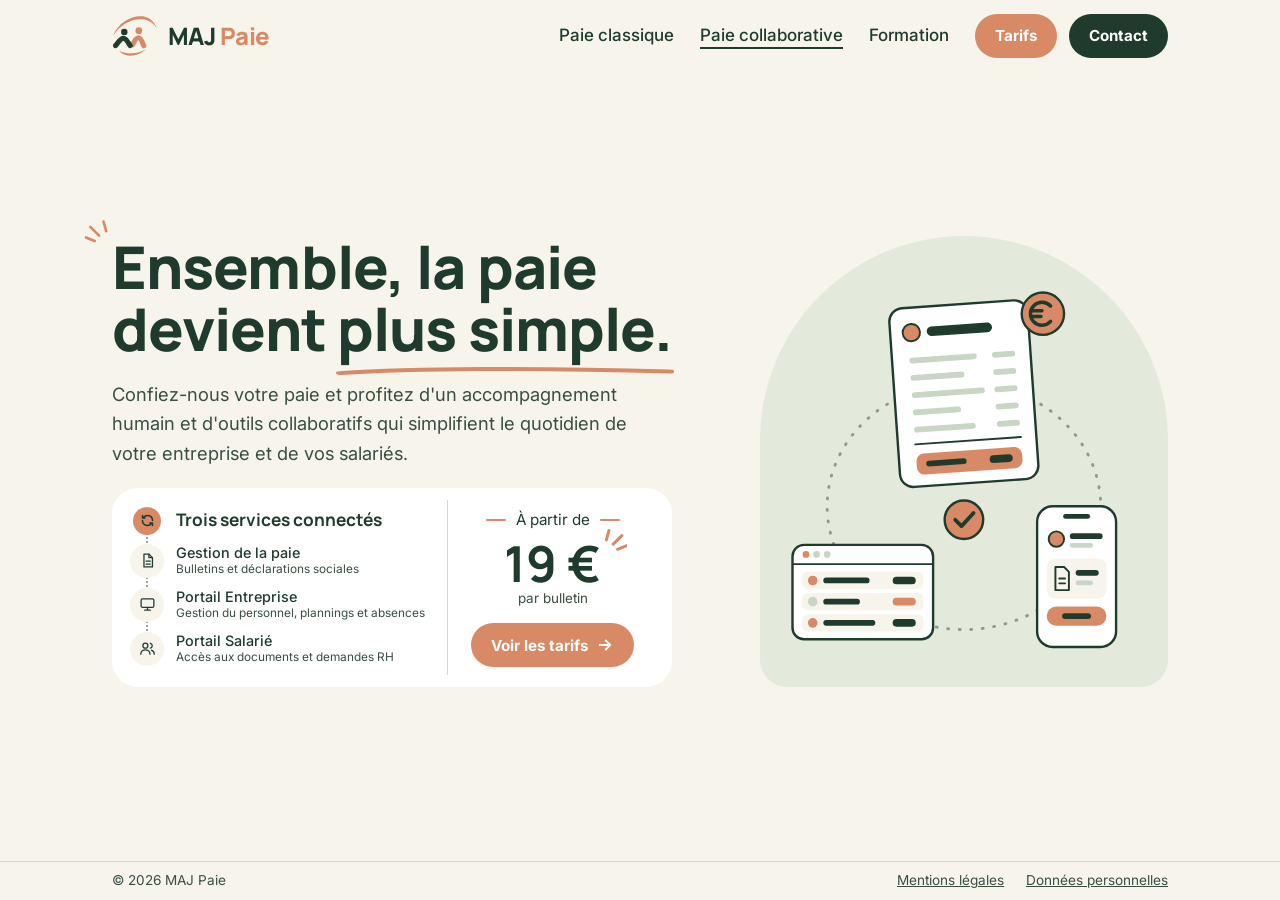
<file: index.html>
<!DOCTYPE html>
<html lang="fr">
<head>
<meta charset="utf-8">
<meta name="viewport" content="width=device-width, initial-scale=1">
<title>MAJ Paie — Ensemble, la paie devient plus simple</title>
<meta name="description" content="MAJ Paie : une paie externalisée, mais jamais déshumanisée. Gestionnaires de paie expérimentés, interlocuteur dédié, portails entreprise et salarié. À partir de 19 € par bulletin.">
<link rel="preconnect" href="https://fonts.googleapis.com"><link rel="preconnect" href="https://fonts.gstatic.com" crossorigin><link rel="stylesheet" href="https://fonts.googleapis.com/css2?family=Manrope:wght@600;700;800&amp;family=Inter:wght@400;500;600;700&amp;display=swap">
<link rel="stylesheet" href="style.css">
</head>
<body>
<header class="entete">
  <div class="conteneur">
    <a class="marque" href="index.html" aria-label="MAJ Paie, accueil"><svg class="logo" viewBox="22 16 268 246" aria-hidden="true"><path d="M28 139C56 62 136 18 200 24c40 4 68 30 84 68-22-30-50-48-86-51-58-5-128 29-170 98z" fill="#D88A66"/><path d="M63 225c34 40 110 40 157-8-44 28-108 31-157 8z" fill="#D88A66"/><circle cx="179" cy="108" r="20" fill="#D88A66"/><path d="M141 191c10-17 21-42 36-42s23 28 31 47" fill="none" stroke="#D88A66" stroke-width="30" stroke-linecap="round" stroke-linejoin="round"/><circle cx="94" cy="115" r="19" fill="#1F3B2E"/><path d="M43 195c14-15 28-43 46-43s27 27 39 43" fill="none" stroke="#1F3B2E" stroke-width="30" stroke-linecap="round" stroke-linejoin="round"/></svg><span class="marque-nom">MAJ <span>Paie</span></span></a>
    <button class="bascule" type="button" aria-expanded="false" aria-controls="menu">Menu</button>
    <nav class="menu" id="menu" aria-label="Navigation principale">
      <span class="inactif" aria-disabled="true">Paie classique</span>
      <a href="index.html" aria-current="page">Paie collaborative</a>
      <span class="inactif" aria-disabled="true">Formation</span>
      <span class="inactif bouton bouton--abricot" aria-disabled="true">Tarifs</span>
      <span class="inactif bouton" aria-disabled="true">Contact</span>
    </nav>
  </div>
</header>
<main>
<section class="hero">
  <div class="conteneur">
    <div class="hero-texte">
      <div class="hero-titre">
        <h1><span class="ligne"><span class="avec-eclat"><svg class="eclat" viewBox="0 0 28 28" aria-hidden="true"><path d="M4 15L7 4M12 20L22 10M17 26L27 22"/></svg>Ensemble,</span> la paie</span> <span class="ligne">devient <span class="souligne">plus simple.</span></span></h1>
        <p>Confiez-nous votre paie et profitez d'un accompagnement humain et d'outils collaboratifs qui simplifient le quotidien de votre entreprise et de vos salariés.</p>
        <div class="offre">
          <nav class="services" aria-label="Nos services">
            <p class="synchro"><span class="icone"><svg width="26" height="26" viewBox="0 0 24 24" stroke-width="2.4" fill="none" stroke="currentColor" stroke-linecap="round" stroke-linejoin="round" aria-hidden="true"><path d="M20 12a8 8 0 0 0-14.3-4.9M4 4v4h4"/><path d="M4 12a8 8 0 0 0 14.3 4.9M20 20v-4h-4"/></svg></span>Trois services connectés</p>
            <span class="inactif" aria-disabled="true"><span class="icone"><svg width="26" height="26" viewBox="0 0 24 24" stroke-width="1.8" fill="none" stroke="currentColor" stroke-linecap="round" stroke-linejoin="round" aria-hidden="true"><path d="M7 3h7l5 5v13H7z"/><path d="M14 3v5h5"/><path d="M10 13h6M10 17h6"/></svg></span><span class="service-texte"><span class="service-nom">Gestion de la paie</span><span class="service-detail">Bulletins et déclarations sociales</span></span></span>
            <span class="inactif" aria-disabled="true"><span class="icone"><svg width="26" height="26" viewBox="0 0 24 24" stroke-width="1.8" fill="none" stroke="currentColor" stroke-linecap="round" stroke-linejoin="round" aria-hidden="true"><rect x="3" y="4" width="18" height="12" rx="2"/><path d="M8 20h8M12 16v4"/></svg></span><span class="service-texte"><span class="service-nom">Portail Entreprise</span><span class="service-detail">Gestion du personnel, plannings et absences</span></span></span>
            <span class="inactif" aria-disabled="true"><span class="icone"><svg width="26" height="26" viewBox="0 0 24 24" stroke-width="1.8" fill="none" stroke="currentColor" stroke-linecap="round" stroke-linejoin="round" aria-hidden="true"><circle cx="9" cy="8" r="3.5"/><path d="M2.5 20c0-3.6 2.9-6 6.5-6s6.5 2.4 6.5 6"/><path d="M16 4.6a3.5 3.5 0 0 1 0 6.8M21.5 20c0-2.8-1.6-4.9-4-5.7"/></svg></span><span class="service-texte"><span class="service-nom">Portail Salarié</span><span class="service-detail">Accès aux documents et demandes RH</span></span></span>
          </nav>
          <div class="prix-appel">
            <span class="amorce">À partir de</span>
            <strong class="montant">19 €<svg class="eclat" viewBox="0 0 28 28" aria-hidden="true"><path d="M4 15L7 4M12 20L22 10M17 26L27 22"/></svg></strong>
            <span class="unite">par bulletin</span>
            <span class="inactif bouton bouton--abricot" aria-disabled="true">Voir les tarifs<svg width="18" height="18" viewBox="0 0 24 24" stroke-width="2.4" fill="none" stroke="currentColor" stroke-linecap="round" stroke-linejoin="round" aria-hidden="true"><path d="M5 12h14M13 6l6 6-6 6"/></svg></span>
          </div>
        </div>
      </div>
    </div>
    <div class="hero-visuel">
      <svg viewBox="0 0 400 440" preserveAspectRatio="xMidYMid meet" role="img" aria-label="Illustration : un bulletin de paie, le portail de l'entreprise et le portail du salarié, reliés entre eux">
        <ellipse cx="200" cy="262" rx="142" ry="128" fill="none" stroke="#1F3B2E" stroke-opacity="0.45" stroke-width="3" stroke-linecap="round" stroke-dasharray="1 11"/>

        <g transform="rotate(-4 200 146)">
          <rect x="128" y="52" width="144" height="186" rx="14" fill="#FFFFFF" stroke="#1F3B2E" stroke-width="2.5"/>
          <circle cx="150" cy="78" r="9" fill="#D88A66" stroke="#1F3B2E" stroke-width="2"/>
          <rect x="166" y="73" width="68" height="10" rx="5" fill="#1F3B2E"/>
          <g fill="#C9D6C6">
            <rect x="146" y="104" width="70" height="6" rx="3"/><rect x="232" y="104" width="24" height="6" rx="3"/>
            <rect x="146" y="122" width="56" height="6" rx="3"/><rect x="232" y="122" width="24" height="6" rx="3"/>
            <rect x="146" y="140" width="76" height="6" rx="3"/><rect x="232" y="140" width="24" height="6" rx="3"/>
            <rect x="146" y="158" width="50" height="6" rx="3"/><rect x="232" y="158" width="24" height="6" rx="3"/>
            <rect x="146" y="176" width="64" height="6" rx="3"/><rect x="232" y="176" width="24" height="6" rx="3"/>
          </g>
          <path d="M146 194h110" stroke="#1F3B2E" stroke-width="2" stroke-linecap="round"/>
          <rect x="146" y="204" width="110" height="22" rx="8" fill="#D88A66"/>
          <rect x="156" y="212" width="42" height="6" rx="3" fill="#1F3B2E"/>
          <rect x="222" y="211" width="24" height="8" rx="4" fill="#1F3B2E"/>
        </g>
        <circle cx="282" cy="62" r="22" fill="#D88A66" stroke="#1F3B2E" stroke-width="2.5"/>
        <g fill="none" stroke="#1F3B2E" stroke-width="3.6" stroke-linecap="round">
          <path d="M290 54A12 12 0 1 0 290 70"/>
          <path d="M270 59h11M270 65h10"/>
        </g>

        <circle cx="200" cy="276" r="20" fill="#D88A66" stroke="#1F3B2E" stroke-width="2.5"/>
        <path d="M191 276l6.5 6.5L210 269" fill="none" stroke="#1F3B2E" stroke-width="4" stroke-linecap="round" stroke-linejoin="round"/>

        <rect x="22" y="302" width="146" height="98" rx="12" fill="#FFFFFF" stroke="#1F3B2E" stroke-width="2.5"/>
        <path d="M22 322h146" stroke="#1F3B2E" stroke-width="2"/>
        <circle cx="36" cy="312" r="3.5" fill="#D88A66"/><circle cx="47" cy="312" r="3.5" fill="#C9D6C6"/><circle cx="58" cy="312" r="3.5" fill="#C9D6C6"/>
        <rect x="32" y="330" width="126" height="18" rx="6" fill="#F7F4EC"/>
        <circle cx="43" cy="339" r="5" fill="#D88A66"/><rect x="54" y="336" width="48" height="6" rx="3" fill="#1F3B2E"/><rect x="126" y="335" width="24" height="8" rx="4" fill="#1F3B2E"/>
        <rect x="32" y="352" width="126" height="18" rx="6" fill="#F7F4EC"/>
        <circle cx="43" cy="361" r="5" fill="#C9D6C6"/><rect x="54" y="358" width="38" height="6" rx="3" fill="#1F3B2E"/><rect x="126" y="357" width="24" height="8" rx="4" fill="#D88A66"/>
        <rect x="32" y="374" width="126" height="18" rx="6" fill="#F7F4EC"/>
        <circle cx="43" cy="383" r="5" fill="#D88A66"/><rect x="54" y="380" width="54" height="6" rx="3" fill="#1F3B2E"/><rect x="126" y="379" width="24" height="8" rx="4" fill="#1F3B2E"/>

        <rect x="276" y="262" width="82" height="146" rx="16" fill="#FFFFFF" stroke="#1F3B2E" stroke-width="2.5"/>
        <rect x="303" y="270" width="28" height="5" rx="2.5" fill="#1F3B2E"/>
        <circle cx="296" cy="296" r="8" fill="#D88A66" stroke="#1F3B2E" stroke-width="2"/>
        <rect x="310" y="290" width="34" height="6" rx="3" fill="#1F3B2E"/><rect x="310" y="300" width="24" height="5" rx="2.5" fill="#C9D6C6"/>
        <rect x="286" y="316" width="62" height="42" rx="9" fill="#F7F4EC"/>
        <g fill="none" stroke="#1F3B2E" stroke-width="2" stroke-linecap="round" stroke-linejoin="round">
          <path d="M295 325h9l5 5v19h-14z"/><path d="M299 337h6M299 342h6"/>
        </g>
        <rect x="316" y="328" width="24" height="6" rx="3" fill="#1F3B2E"/><rect x="316" y="339" width="18" height="5" rx="2.5" fill="#C9D6C6"/>
        <rect x="286" y="366" width="62" height="20" rx="10" fill="#D88A66"/>
        <rect x="302" y="373" width="30" height="6" rx="3" fill="#1F3B2E"/>
      </svg>
    </div>
  </div>
</section>
</main>
<footer class="pied">
  <div class="conteneur">
    <span>© 2026 MAJ Paie</span>
    <nav aria-label="Informations légales">
      <a href="mentions-legales.html">Mentions légales</a>
      <a href="mentions-legales.html#donnees-personnelles">Données personnelles</a>
    </nav>
  </div>
</footer>
<script src="script.js"></script>
</body>
</html>
</file>
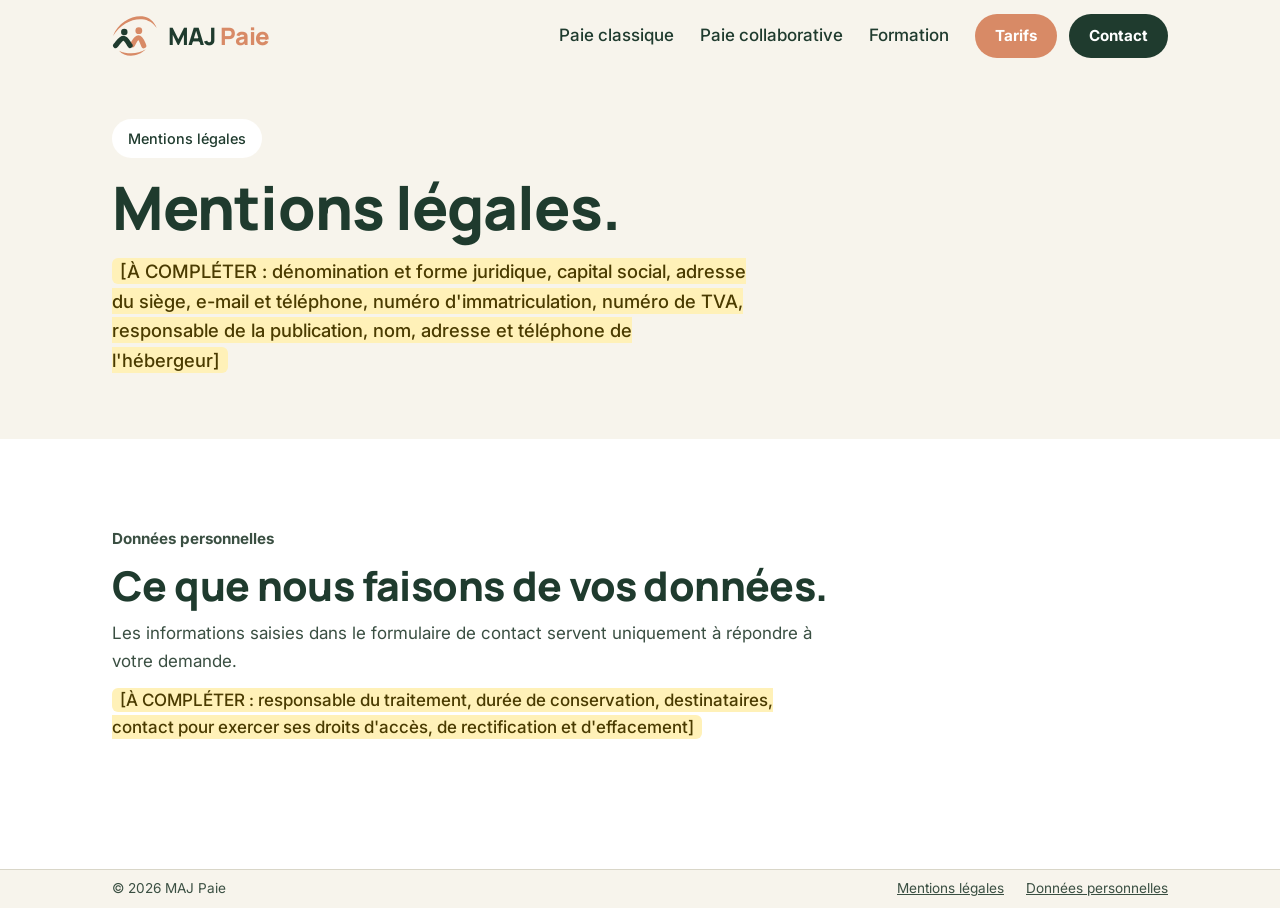
<file: mentions-legales.html>
<!DOCTYPE html>
<html lang="fr">
<head>
<meta charset="utf-8">
<meta name="viewport" content="width=device-width, initial-scale=1">
<title>Mentions légales — MAJ Paie</title>
<meta name="description" content="Mentions légales du site MAJ Paie.">
<link rel="preconnect" href="https://fonts.googleapis.com"><link rel="preconnect" href="https://fonts.gstatic.com" crossorigin><link rel="stylesheet" href="https://fonts.googleapis.com/css2?family=Manrope:wght@600;700;800&amp;family=Inter:wght@400;500;600;700&amp;display=swap">
<link rel="stylesheet" href="style.css">
</head>
<body>
<header class="entete">
  <div class="conteneur">
    <a class="marque" href="index.html" aria-label="MAJ Paie, accueil"><svg class="logo" viewBox="22 16 268 246" aria-hidden="true"><path d="M28 139C56 62 136 18 200 24c40 4 68 30 84 68-22-30-50-48-86-51-58-5-128 29-170 98z" fill="#D88A66"/><path d="M63 225c34 40 110 40 157-8-44 28-108 31-157 8z" fill="#D88A66"/><circle cx="179" cy="108" r="20" fill="#D88A66"/><path d="M141 191c10-17 21-42 36-42s23 28 31 47" fill="none" stroke="#D88A66" stroke-width="30" stroke-linecap="round" stroke-linejoin="round"/><circle cx="94" cy="115" r="19" fill="#1F3B2E"/><path d="M43 195c14-15 28-43 46-43s27 27 39 43" fill="none" stroke="#1F3B2E" stroke-width="30" stroke-linecap="round" stroke-linejoin="round"/></svg><span class="marque-nom">MAJ <span>Paie</span></span></a>
    <button class="bascule" type="button" aria-expanded="false" aria-controls="menu">Menu</button>
    <nav class="menu" id="menu" aria-label="Navigation principale">
      <span class="inactif" aria-disabled="true">Paie classique</span>
      <a href="index.html">Paie collaborative</a>
      <span class="inactif" aria-disabled="true">Formation</span>
      <span class="inactif bouton bouton--abricot" aria-disabled="true">Tarifs</span>
      <span class="inactif bouton" aria-disabled="true">Contact</span>
    </nav>
  </div>
</header>
<main>
<section class="titre-page">
  <div class="conteneur">
    <span class="pastille">Mentions légales</span>
    <h1>Mentions légales.</h1>
    <p><span class="a-completer">[À COMPLÉTER : dénomination et forme juridique, capital social, adresse du siège, e-mail et téléphone, numéro d'immatriculation, numéro de TVA, responsable de la publication, nom, adresse et téléphone de l'hébergeur]</span></p>
  </div>
</section>

<section class="section section--blanche" id="donnees-personnelles">
  <div class="conteneur">
    <div class="entete-section">
      <span class="surtitre">Données personnelles</span>
      <h2>Ce que nous faisons de vos données.</h2>
      <p>Les informations saisies dans le formulaire de contact servent uniquement à répondre à votre demande.</p>
      <p><span class="a-completer">[À COMPLÉTER : responsable du traitement, durée de conservation, destinataires, contact pour exercer ses droits d'accès, de rectification et d'effacement]</span></p>
    </div>
  </div>
</section>
</main>
<footer class="pied">
  <div class="conteneur">
    <span>© 2026 MAJ Paie</span>
    <nav aria-label="Informations légales">
      <a href="mentions-legales.html">Mentions légales</a>
      <a href="mentions-legales.html#donnees-personnelles">Données personnelles</a>
    </nav>
  </div>
</footer>
<script src="script.js"></script>
</body>
</html>
</file>
<file: style.css>
:root {
  --fond: #F7F4EC;
  --encre: #1F3B2E;
  --texte: #3A4F42;
  --accent: #D88A66;
  --blanc: #FFFFFF;
  --trait: #D9D6C8;
  --clair: #D5E0D6;
  --rayon: 28px;
  --titres: 'Manrope', 'Trebuchet MS', sans-serif;
  --corps: 'Inter', system-ui, sans-serif;
}

* { box-sizing: border-box; }
[hidden] { display: none !important; }

body {
  margin: 0;
  background: var(--fond);
  color: var(--encre);
  font-family: var(--corps);
  font-size: 17px;
  line-height: 1.6;
  -webkit-font-smoothing: antialiased;
}

h1, h2, h3 {
  margin: 0;
  font-family: var(--titres);
  font-weight: 800;
  letter-spacing: -0.015em;
  text-wrap: balance;
}
h1 { font-size: clamp(2.3rem, 5vw, 3.75rem); line-height: 1.05; }
h2 { font-size: clamp(1.8rem, 3.2vw, 2.6rem); line-height: 1.1; }
h3 { font-size: 1.4rem; line-height: 1.2; }
p { margin: 0; color: var(--texte); }
a { color: var(--encre); }
:focus-visible { outline: 3px solid var(--encre); outline-offset: 3px; border-radius: 6px; }

.conteneur {
  max-width: 1120px;
  margin: 0 auto;
  padding-left: clamp(20px, 4vw, 32px);
  padding-right: clamp(20px, 4vw, 32px);
}

/* En-tête */
.entete .conteneur {
  display: flex;
  flex-wrap: wrap;
  align-items: center;
  justify-content: space-between;
  gap: 8px 24px;
  padding-top: 10px;
  padding-bottom: 10px;
}
.marque {
  display: flex;
  align-items: center;
  gap: 10px;
  min-height: 44px;
  text-decoration: none;
  font-family: var(--titres);
  font-weight: 800;
  font-size: 1.35rem;
}
.marque .logo { width: auto; height: 42px; flex: none; }
.marque-nom { font-weight: 800; font-size: 1.5rem; letter-spacing: -0.02em; line-height: 1; }
.marque-nom span { color: var(--accent); }
.menu { display: flex; flex-wrap: wrap; align-items: center; gap: 4px 26px; }
.menu a, .menu .inactif { padding: 12px 0; text-decoration: none; font-weight: 500; }
.menu a[aria-current="page"] {
  text-decoration: underline;
  text-decoration-thickness: 2px;
  text-underline-offset: 6px;
}
.menu .bouton { min-height: 44px; padding: 8px 20px; font-size: 0.95rem; font-weight: 700; color: var(--blanc); text-decoration: none; }
.menu .bouton--abricot { color: var(--blanc); }
.menu .bouton + .bouton { margin-left: -14px; }
.sous-menu { position: relative; }
.sous-menu-bouton { display: inline-flex; align-items: center; gap: 6px; padding: 12px 0; background: none; border: 0; color: var(--encre); font: 500 1rem var(--corps); cursor: pointer; }
.sous-menu.actif .sous-menu-bouton { text-decoration: underline; text-decoration-thickness: 2px; text-underline-offset: 6px; }
.sous-menu-bouton svg { transition: transform 0.15s; }
.sous-menu-bouton[aria-expanded="true"] svg { transform: rotate(180deg); }
.sous-menu-liste { display: none; flex-direction: column; position: absolute; top: 100%; left: -14px; z-index: 10; min-width: 210px; padding: 8px; background: var(--blanc); border-radius: 18px; box-shadow: 0 14px 32px rgba(31, 59, 46, 0.14); }
.sous-menu-bouton[aria-expanded="true"] + .sous-menu-liste { display: flex; }
@media (hover: hover) and (min-width: 981px) {
  .sous-menu:hover .sous-menu-liste { display: flex; }
  .sous-menu:hover .sous-menu-bouton svg { transform: rotate(180deg); }
}
.menu .sous-menu-liste > * { padding: 10px 14px; border-radius: 12px; white-space: nowrap; }
.menu .sous-menu-liste a:hover { background: var(--fond); }
.bascule {
  display: none;
  align-items: center;
  gap: 8px;
  min-height: 46px;
  padding: 10px 18px;
  background: var(--blanc);
  color: var(--encre);
  border: 0;
  border-radius: 999px;
  font: 700 1rem var(--corps);
  cursor: pointer;
}
@media (max-width: 980px) {
  .bascule { display: inline-flex; }
  .menu { display: none; width: 100%; flex-direction: column; align-items: flex-start; gap: 0; padding-bottom: 8px; }
  .menu.ouvert { display: flex; }
  .menu .bouton { margin-top: 8px; }
  .menu .bouton + .bouton { margin-left: 0; }
  .sous-menu { width: 100%; }
  .sous-menu-liste { position: static; min-width: 0; padding: 0 0 4px 16px; background: none; border-radius: 0; box-shadow: none; }
  .menu .sous-menu-liste > * { padding: 10px 0; }
}

/* Boutons et liens */
.bouton {
  display: inline-flex;
  align-items: center;
  justify-content: center;
  min-height: 52px;
  padding: 14px 28px;
  background: var(--encre);
  color: var(--blanc);
  border: 0;
  border-radius: 999px;
  font: 700 1rem var(--corps);
  text-decoration: none;
  cursor: pointer;
}
.bouton:hover { background: #14281F; }
.bouton--contour { background: transparent; color: var(--encre); box-shadow: inset 0 0 0 2px var(--encre); }
.bouton--contour:hover { background: var(--encre); color: var(--blanc); }
.lien { display: inline-block; padding: 12px 0; font-weight: 700; }
.actions { display: flex; flex-wrap: wrap; align-items: center; gap: 12px 28px; }
.hero .actions { gap: 12px; }

/* Sections */
.section { padding: clamp(56px, 8vw, 88px) 0; }
.section--blanche { background: var(--blanc); }
.section--serree { padding-top: 0; }
.entete-section { display: flex; flex-direction: column; gap: 12px; max-width: 720px; margin-bottom: 40px; }
.surtitre { font-weight: 700; font-size: 0.95rem; color: var(--texte); }
.chapeau { font-size: 1.15rem; }

.grille { display: grid; gap: 24px; grid-template-columns: repeat(auto-fit, minmax(min(300px, 100%), 1fr)); }
.grille--5 { grid-template-columns: repeat(auto-fit, minmax(min(180px, 100%), 1fr)); }
.grille--5 .etape p { font-size: 0.95rem; }
.grille--5 .etape h3 { font-size: 1.2rem; }
.mention { font-size: 0.95rem; font-weight: 500; }
.grille--4 { grid-template-columns: repeat(auto-fit, minmax(min(230px, 100%), 1fr)); }
.duo { display: grid; grid-template-columns: minmax(0, 1fr) minmax(0, 1fr); gap: clamp(32px, 5vw, 64px); align-items: center; }
.duo + .duo { margin-top: clamp(56px, 8vw, 96px); }
.duo-texte { display: flex; flex-direction: column; align-items: flex-start; gap: 16px; }
.duo-visuel { display: block; width: 100%; max-width: 480px; height: auto; margin: 0 auto; }
.accroche { font-family: var(--titres); font-size: 1.2rem; font-weight: 600; line-height: 1.3; color: var(--encre); }
@media (min-width: 901px) { .duo--inverse .duo-visuel { order: -1; } }
@media (max-width: 900px) { .duo { grid-template-columns: minmax(0, 1fr); } }
.grille--2 { grid-template-columns: repeat(auto-fit, minmax(min(420px, 100%), 1fr)); }

.carte {
  background: var(--blanc);
  border-radius: var(--rayon);
  padding: clamp(24px, 3vw, 32px);
  display: flex;
  flex-direction: column;
  align-items: flex-start;
  gap: 14px;
}
.section--blanche .carte { background: var(--fond); }
.carte .lien { margin-top: auto; }
.carte--encre { background: var(--encre); color: var(--blanc); }
.section--blanche .carte--encre { background: var(--encre); }
.carte--encre p { color: var(--clair); }
.carte--encre .pastille { color: var(--encre); }

.icone {
  flex: none;
  width: 56px;
  height: 56px;
  border-radius: 50%;
  background: var(--accent);
  color: var(--encre);
  display: flex;
  align-items: center;
  justify-content: center;
}
.pastille {
  display: inline-block;
  padding: 8px 16px;
  background: var(--blanc);
  border-radius: 999px;
  font-size: 0.9rem;
  font-weight: 500;
}
.section--blanche .pastille, .carte .pastille { background: var(--fond); }
.section--blanche .carte .pastille { background: var(--blanc); }
.carte--encre .pastille, .section--blanche .carte--encre .pastille { background: var(--accent); }

.prix { font-family: var(--titres); font-size: 2.5rem; font-weight: 700; line-height: 1; color: inherit; }
.prix small { font-family: var(--corps); font-size: 1rem; font-weight: 500; }

.a-completer {
  background: #FFF1B8;
  color: #4A3B00;
  padding: 2px 8px;
  border-radius: 6px;
  font-weight: 500;
}

/* Accueil */
.hero .conteneur {
  display: grid;
  grid-template-columns: minmax(0, 1.45fr) minmax(0, 1fr);
  gap: clamp(32px, 5vw, 56px);
  align-items: center;
  padding-top: clamp(6px, 2vh, 48px);
  padding-bottom: clamp(10px, 3vh, 80px);
}
@media (max-width: 900px) { .hero .conteneur { grid-template-columns: minmax(0, 1fr); } }
/* Le corps du titre est une variable : toutes les pages au format de l'accueil ont un titre de même hauteur. */
.hero { --corps-titre: clamp(1.4rem, 8.4vw, 3.8rem); }
@media (min-width: 901px) { .hero { --corps-titre: clamp(2rem, 4.6vw, 3.8rem); } }
.hero h1 { font-size: var(--corps-titre); line-height: calc(var(--corps-titre) * 1.05); text-wrap: wrap; }
.hero h1 .ligne { display: block; }
/* Titre un peu plus long (page Paie classique) : même corps que l'accueil, lettres très légèrement resserrées
   pour que le bloc garde exactement la même largeur. */
.hero--titre-long h1 { letter-spacing: -0.04386em; }
/* Petits rappels graphiques dans le titre : éclat abricot et trait de soulignement. */
.avec-eclat { position: relative; }
.avec-eclat .eclat { top: -0.14em; right: auto; left: -0.46em; width: 0.42em; height: 0.42em; stroke-width: 3; transform: scaleX(-1); }
.souligne { position: relative; z-index: 0; white-space: nowrap; }
.souligne::after { content: ""; position: absolute; z-index: -1; left: -0.04em; right: -0.04em; bottom: -0.14em; height: 0.2em; background: url("data:image/svg+xml,%3Csvg xmlns='http://www.w3.org/2000/svg' viewBox='0 0 200 14' preserveAspectRatio='none'%3E%3Cpath d='M3 9C45 3 120 2 197 7' fill='none' stroke='%23D88A66' stroke-width='5' stroke-linecap='round'/%3E%3C/svg%3E") no-repeat center / 100% 100%; }
/* La phrase d'accroche prend exactement la largeur du titre, jamais plus. */
.hero-titre { display: inline-block; max-width: 100%; }
.hero-titre h1 { margin-bottom: clamp(10px, 2.3vh, 20px); }
.hero-titre p { width: 0; min-width: 100%; max-width: none; min-height: calc(3 * 1.6em); }
/* Hauteurs réservées : les blocs ont exactement la même hauteur d'une page à l'autre, quel que soit le texte. */
@media (min-width: 901px) and (max-width: 1199px) { .hero-titre p { min-height: calc(4 * 1.6em); } }
@media (min-width: 901px) and (max-width: 1279px) { .services > :not(.synchro) { min-height: 54px; } }
@media (min-width: 901px) and (max-width: 1140px) { .offre .services .synchro { min-height: 44px; } }
.hero-texte { display: flex; flex-direction: column; align-items: flex-start; gap: 24px; }
.hero-texte p { font-size: 1.15rem; max-width: 520px; }
.hero-intro { display: flex; flex-direction: column; gap: 10px; }
.signature { display: flex; flex-direction: column; gap: 6px; margin: 40px 0 24px; }
.signature .accroche { font-size: 1.45rem; }
.offre { display: flex; align-items: stretch; width: 0; min-width: 100%; margin-top: clamp(10px, 2.3vh, 20px); padding: 12px 14px; background: var(--blanc); border-radius: 26px; }
.services { flex: 1.7 1 0; min-width: 0; display: flex; flex-direction: column; justify-content: center; gap: 4px; padding-right: 10px; }
.services > * { display: flex; align-items: center; gap: 12px; min-height: 40px; padding: 3px 8px 3px 4px; border-radius: 999px; text-decoration: none; font-size: 0.9rem; font-weight: 500; }
.services a:hover { background: var(--fond); }
.services .icone { width: 34px; height: 34px; background: var(--fond); }
.services .icone svg { width: 17px; height: 17px; }
/* Un pointillé part de la mention « Trois services connectés » et relie les trois services. */
.services > * { position: relative; }
.services > :not(:last-child)::before { content: ""; position: absolute; left: 20px; top: 50%; height: calc(50% + 22px); border-left: 2px dotted rgba(31, 59, 46, 0.45); }
.services .icone { position: relative; z-index: 1; }
.services .synchro { margin: 0; min-height: 0; padding: 0 8px 2px 4px; gap: 12px; border-radius: 0; font-family: var(--titres); font-size: 1.08rem; font-weight: 700; line-height: 1.2; color: var(--encre); text-wrap: balance; }
.services .synchro .icone { width: 28px; height: 28px; margin: 0 3px; background: var(--accent); }
.services .synchro .icone svg { width: 15px; height: 15px; }
.service-texte { display: flex; flex-direction: column; min-width: 0; line-height: 1.25; }
.service-detail { font-size: 0.74rem; font-weight: 400; color: var(--texte); text-wrap: balance; }
.prix-appel { flex: 1 1 0; min-width: 0; display: flex; flex-direction: column; align-items: center; justify-content: center; gap: 4px; padding: 8px 14px; border-left: 1px solid var(--trait); color: var(--encre); font-size: 0.95rem; text-align: center; }
.amorce { display: flex; align-items: center; gap: 10px; white-space: nowrap; }
.amorce::before, .amorce::after { content: ""; width: 20px; height: 2px; border-radius: 2px; background: var(--accent); }
.montant { position: relative; font-family: var(--titres); font-size: clamp(2.4rem, 4vw, 3.1rem); font-weight: 700; line-height: 1.05; white-space: nowrap; }
.eclat { position: absolute; top: -10px; right: -26px; width: 24px; height: 24px; fill: none; stroke: var(--accent); stroke-width: 3.5; stroke-linecap: round; }
.unite { margin-top: -5px; font-size: 0.84rem; color: var(--texte); }
.prix-appel .bouton { gap: 8px; min-height: 44px; margin-top: 10px; padding: 8px 20px; font-size: 0.95rem; white-space: nowrap; }
.bouton--abricot { background: var(--accent); color: var(--blanc); }
.bouton--abricot:hover { background: #CC7A55; }
@media (min-width: 901px) and (max-width: 1040px) {
  .services { flex: 1.25 1 0; }
  .prix-appel { padding: 8px; }
  .prix-appel .bouton { padding: 8px 16px; }
  .prix-appel .bouton svg { display: none; }
  .amorce { gap: 6px; }
  .amorce::before, .amorce::after { width: 10px; }
}
@media (max-width: 520px) {
  .offre { flex-direction: column; }
  .services { padding-right: 0; }
  .prix-appel { margin-top: 10px; padding: 18px 6px 6px; border-left: 0; border-top: 1px solid var(--trait); }
}
.hero-visuel { position: relative; align-self: stretch; min-height: 300px; background: #E4EADB; border-radius: 210px 210px var(--rayon) var(--rayon); }
.hero-visuel svg { position: absolute; inset: 4% 2% 2%; width: 96%; height: 94%; overflow: visible; }
@media (max-width: 900px) { .hero-visuel { width: 100%; max-width: 420px; margin: 0 auto; aspect-ratio: 1 / 1.08; } }
.liste-coches { list-style: none; margin: 0; padding: 0; display: flex; flex-direction: column; gap: 12px; }
.liste-coches li { display: flex; align-items: flex-start; gap: 12px; font-weight: 500; }
.liste-coches svg { flex: none; margin-top: 3px; }

.etape { display: flex; flex-direction: column; align-items: flex-start; gap: 14px; }
.numero {
  width: 64px;
  height: 64px;
  border-radius: 50%;
  background: var(--fond);
  display: flex;
  align-items: center;
  justify-content: center;
  font-family: var(--titres);
  font-size: 1.75rem;
  font-weight: 700;
}

.bandeau {
  background: var(--accent);
  border-radius: var(--rayon);
  padding: clamp(40px, 6vw, 64px) clamp(24px, 4vw, 40px);
  display: flex;
  flex-direction: column;
  align-items: center;
  gap: 18px;
  text-align: center;
}
.bandeau p { color: var(--encre); font-size: 1.1rem; max-width: 520px; }

/* Pages intérieures */
.titre-page .conteneur {
  display: flex;
  flex-direction: column;
  align-items: flex-start;
  gap: 18px;
  padding-top: clamp(24px, 4vw, 48px);
  padding-bottom: clamp(40px, 6vw, 64px);
}
.titre-page p { font-size: 1.15rem; max-width: 640px; }
.ancres { display: flex; flex-wrap: wrap; gap: 10px; }
.ancres a { padding: 10px 18px; background: var(--blanc); border-radius: 999px; font-weight: 500; text-decoration: none; }

.definitions { margin: 0; display: grid; gap: 16px; grid-template-columns: repeat(auto-fit, minmax(min(300px, 100%), 1fr)); }
.definition { background: var(--blanc); border-radius: 20px; padding: 22px 24px; }
.section--blanche .definition { background: var(--fond); }
.definition dt { font-weight: 700; }
.definition dd { margin: 4px 0 0; color: var(--texte); }
.sous-titre { margin: 48px 0 20px; }

/* Tableaux */
.tableau-cadre { overflow-x: auto; background: var(--blanc); border-radius: var(--rayon); padding: 8px 12px; }
.section--blanche .tableau-cadre { background: var(--fond); }
table { width: 100%; min-width: 560px; border-collapse: collapse; }
caption { text-align: left; padding: 16px 16px 4px; font-weight: 500; color: var(--texte); }
th, td { padding: 15px 16px; text-align: left; border-bottom: 1px solid var(--trait); font-weight: 400; }
tbody tr:last-child th, tbody tr:last-child td { border-bottom: 0; }
thead th { font-family: var(--titres); font-size: 1.15rem; font-weight: 700; border-bottom: 2px solid var(--encre); }
th + th, td { text-align: right; white-space: nowrap; }
tbody td { font-weight: 700; }
.note { margin-top: 16px; font-size: 0.95rem; }

/* Contact */
.contact-grille { display: grid; gap: 24px; grid-template-columns: minmax(0, 1.8fr) minmax(0, 1fr); align-items: start; }
@media (max-width: 900px) { .contact-grille { grid-template-columns: minmax(0, 1fr); } }
.champs { display: grid; gap: 18px; grid-template-columns: repeat(auto-fit, minmax(min(220px, 100%), 1fr)); width: 100%; }
.champ { display: flex; flex-direction: column; gap: 6px; }
.champ--large { grid-column: 1 / -1; }
label { font-weight: 700; }
label span { font-weight: 400; color: var(--texte); }
input, select, textarea {
  width: 100%;
  min-height: 50px;
  padding: 12px 16px;
  background: var(--blanc);
  color: var(--encre);
  border: 1.5px solid #6F8576;
  border-radius: 14px;
  font: inherit;
}
textarea { min-height: 140px; resize: vertical; }
.avis { width: 100%; padding: 14px 18px; border-radius: 14px; background: #FFF1B8; color: #4A3B00; font-weight: 500; }
.coordonnees { list-style: none; margin: 0; padding: 0; display: flex; flex-direction: column; gap: 14px; }
.coordonnees strong { display: block; }

/* Liens inactifs : pages pas encore publiées. Ils restent visibles, avec « Bientôt » au survol. */
.inactif { position: relative; cursor: default; }
.inactif::after { content: "Bientôt"; position: absolute; z-index: 20; top: calc(100% + 4px); left: 50%; transform: translateX(-50%); padding: 3px 10px; background: var(--encre); color: var(--blanc); border-radius: 999px; font: 500 0.75rem var(--corps); white-space: nowrap; opacity: 0; pointer-events: none; transition: opacity 0.15s; }
.inactif:hover::after { opacity: 1; }
.bouton.inactif:hover { background: var(--encre); }
.bouton--abricot.inactif:hover { background: var(--accent); }
.services .inactif:hover, .menu .sous-menu-liste .inactif:hover { background: none; }
.services .inactif::after { top: 50%; left: auto; right: 10px; transform: translateY(-50%); }
.sous-menu-liste .inactif::after { top: 50%; left: auto; right: 10px; transform: translateY(-50%); }

/* Pied de page : une ligne */
.pied { border-top: 1px solid var(--trait); font-size: 0.85rem; color: var(--texte); }
.pied .conteneur { display: flex; flex-wrap: wrap; align-items: center; justify-content: space-between; gap: 0 24px; padding-top: 2px; padding-bottom: 2px; }
.pied nav { display: flex; flex-wrap: wrap; gap: 0 22px; }
.pied a { display: inline-block; padding: 6px 0; color: var(--texte); }

/* La page occupe au moins toute la hauteur de l'écran : le pied de page reste en bas,
   et l'accueil se centre dans la hauteur disponible. */
body { min-height: 100vh; min-height: 100dvh; display: flex; flex-direction: column; }
main { flex: 1 0 auto; display: flex; flex-direction: column; }
.vue { flex: 1 0 auto; display: flex; flex-direction: column; }
.hero { margin-top: auto; margin-bottom: auto; }
</file>
